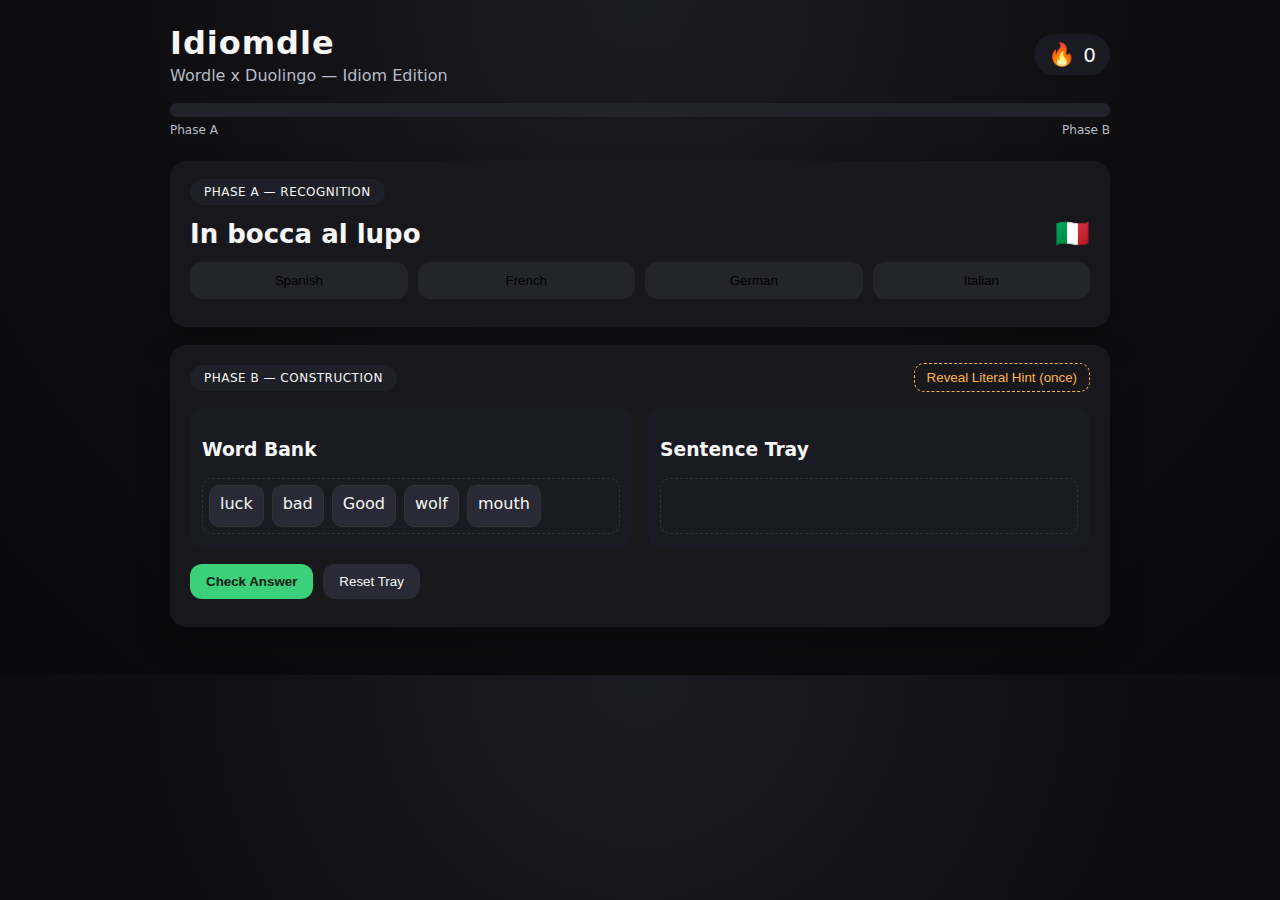
<file: idiomdle/index.html>
<!doctype html>
<html lang="en">
<head>
  <meta charset="utf-8" />
  <meta name="viewport" content="width=device-width, initial-scale=1" />
  <title>Idiomdle</title>
  <link rel="stylesheet" href="styles.css" />
</head>
<body>
  <div class="app">
    <header class="header">
      <div class="title">
        <h1>Idiomdle</h1>
        <p class="subtitle">Wordle x Duolingo — Idiom Edition</p>
      </div>
      <div class="streak">
        <span class="flame">🔥</span>
        <span id="streakValue">0</span>
      </div>
    </header>

    <section class="progress">
      <div class="progress-bar">
        <div id="progressFill" class="progress-fill"></div>
      </div>
      <div class="progress-labels">
        <span>Phase A</span>
        <span>Phase B</span>
      </div>
    </section>

    <section class="card">
      <div class="phase-header">
        <span class="phase-pill">Phase A — Recognition</span>
      </div>
      <div class="idiom">
        <div class="idiom-native" id="nativeIdiom">Loading…</div>
        <div class="idiom-country" id="countryFlag"></div>
      </div>
      <div class="choices" id="languageChoices"></div>
      <div id="phaseAFeedback" class="feedback"></div>
    </section>

    <section class="card">
      <div class="phase-header">
        <span class="phase-pill">Phase B — Construction</span>
        <button id="hintButton" class="hint-btn">Reveal Literal Hint (once)</button>
      </div>
      <div id="literalHint" class="literal-hint hidden"></div>

      <div class="board">
        <div class="bank" id="wordBank">
          <h3>Word Bank</h3>
          <div class="tile-area" id="bankTiles"></div>
        </div>
        <div class="tray" id="sentenceTray">
          <h3>Sentence Tray</h3>
          <div class="tile-area" id="trayTiles" data-dropzone="true"></div>
        </div>
      </div>

      <div class="actions">
        <button id="checkButton" class="primary">Check Answer</button>
        <button id="resetTray" class="secondary">Reset Tray</button>
      </div>

      <div id="phaseBFeedback" class="feedback"></div>
    </section>

    <section class="card result hidden" id="resultCard">
      <h3>Round Result</h3>
      <p id="resultText"></p>
      <p class="note" id="culturalNote"></p>
      <div class="result-actions">
        <button id="nextRound" class="primary">Next Idiom</button>
        <button id="shareButton" class="secondary">Share</button>
      </div>
      <pre id="shareOutput" class="share-output hidden"></pre>
    </section>
  </div>

  <script src="app.js"></script>
</body>
</html>
</file>
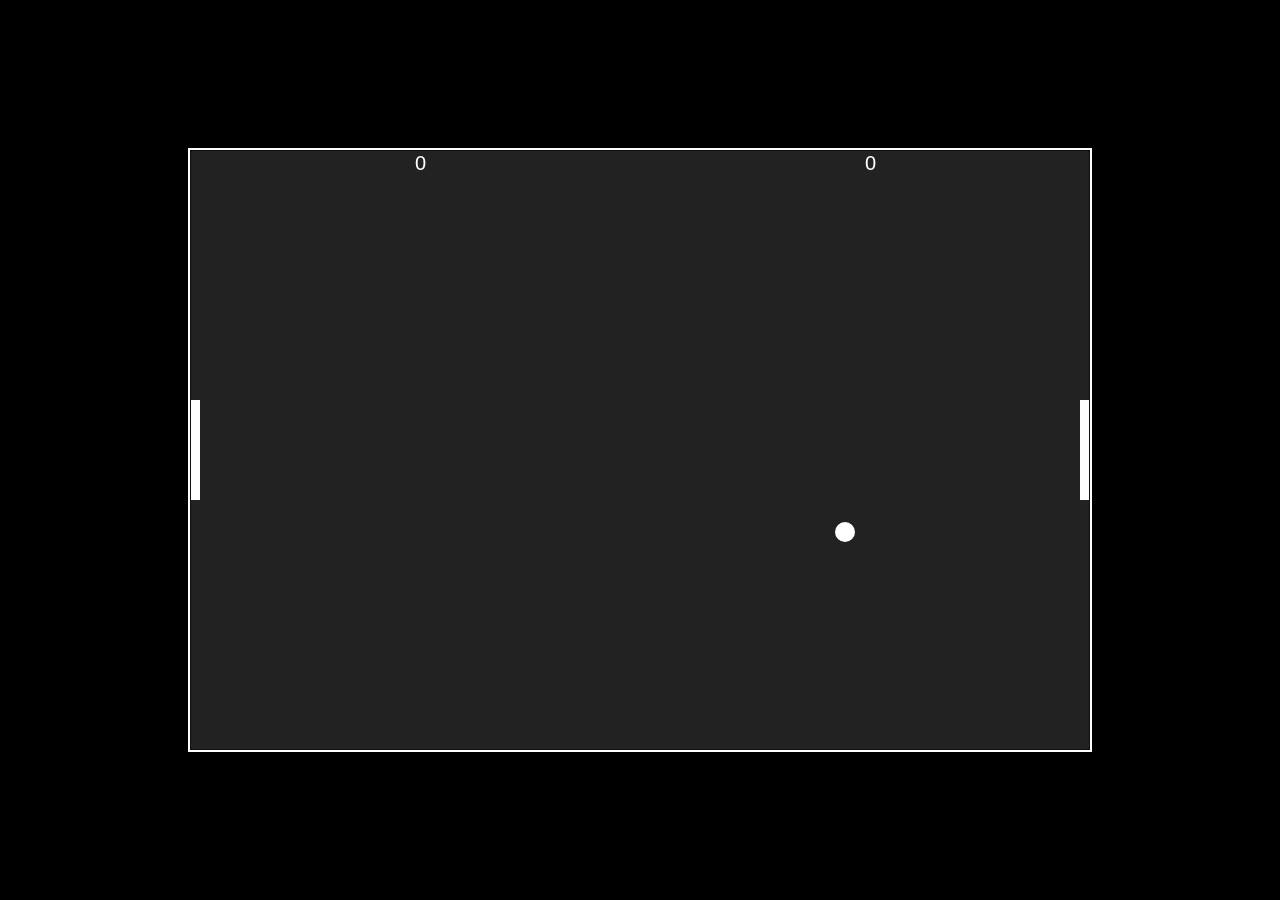
<file: pong-game/index.html>
<!DOCTYPE html>
<html lang="en">
<head>
    <meta charset="UTF-8">
    <meta name="viewport" content="width=device-width, initial-scale=1.0">
    <title>Pong Game</title>
    <link rel="stylesheet" href="style.css">
</head>
<body>
    <div id="game-container">
        <canvas id="gameCanvas" width="900" height="600"></canvas>
        <div id="scoreboard">
            <span id="leftScore">0</span> : <span id="rightScore">0</span>
        </div>
        <div id="controls">
            <p>Controls: W/S for left paddle, Up/Down for right paddle</p>
        </div>
    </div>
    <script src="script.js"></script>
</body>
</html>
</file>
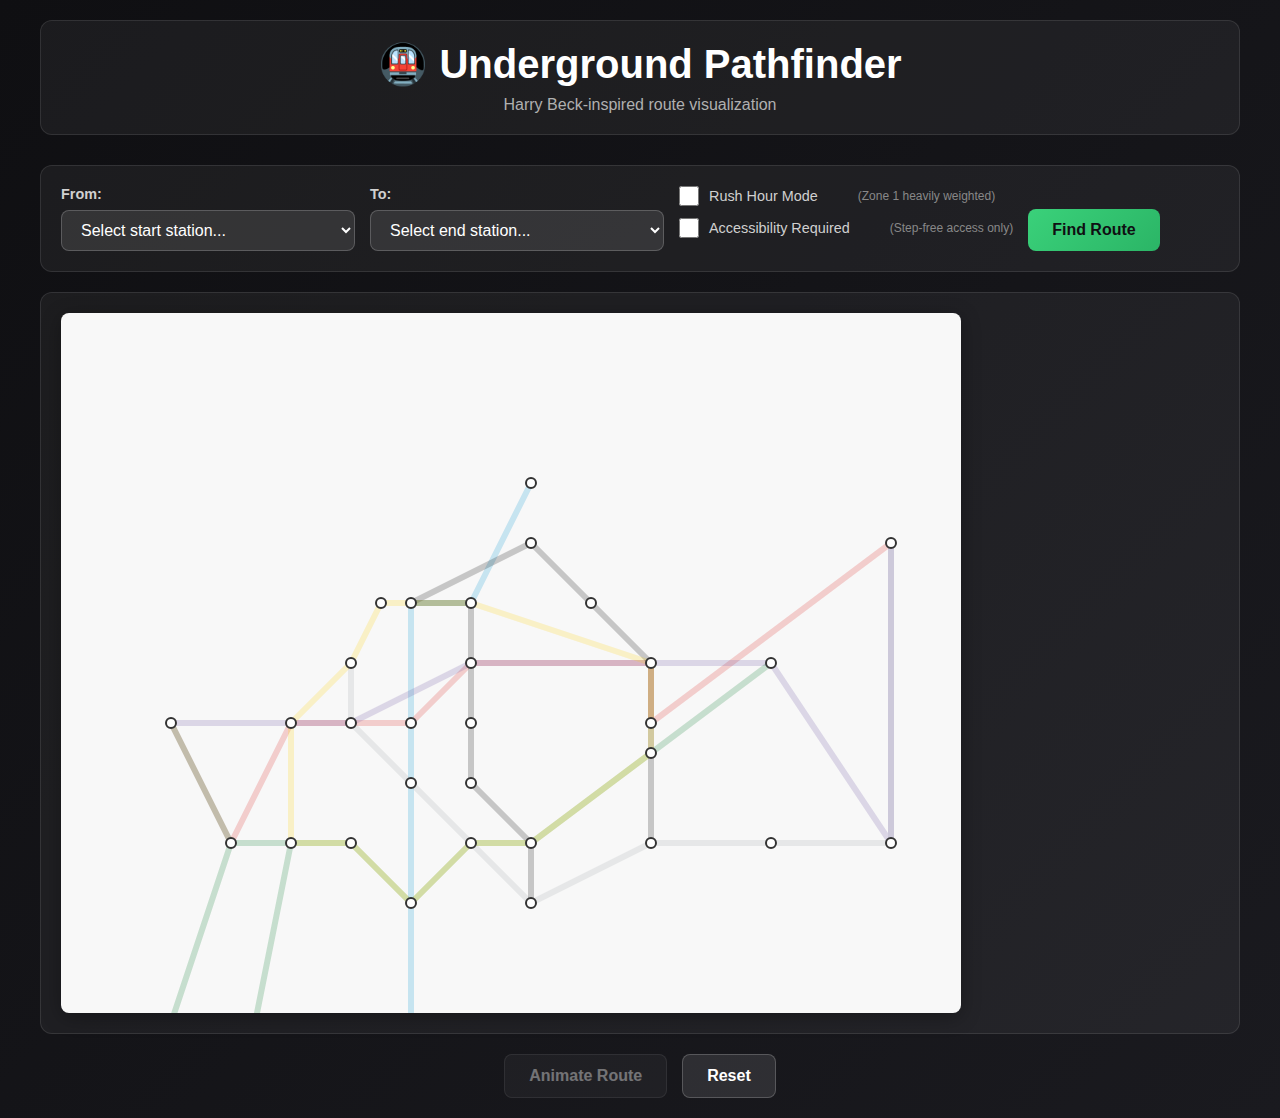
<file: tube-pathfinder/index.html>
<!DOCTYPE html>
<html lang="en">
<head>
    <meta charset="UTF-8">
    <meta name="viewport" content="width=device-width, initial-scale=1.0">
    <title>London Underground Pathfinder</title>
    <link rel="stylesheet" href="styles.css">
</head>
<body>
    <div class="container">
        <header>
            <h1>🚇 Underground Pathfinder</h1>
            <p class="subtitle">Harry Beck-inspired route visualization</p>
        </header>

        <div class="controls-panel">
            <div class="control-group">
                <label for="start-station">From:</label>
                <select id="start-station">
                    <option value="">Select start station...</option>
                </select>
            </div>

            <div class="control-group">
                <label for="end-station">To:</label>
                <select id="end-station">
                    <option value="">Select end station...</option>
                </select>
            </div>

            <div class="control-group conditions">
                <label>
                    <input type="checkbox" id="rush-hour" />
                    <span>Rush Hour Mode</span>
                    <small>(Zone 1 heavily weighted)</small>
                </label>
                <label>
                    <input type="checkbox" id="accessibility" />
                    <span>Accessibility Required</span>
                    <small>(Step-free access only)</small>
                </label>
            </div>

            <button id="find-route" class="btn-primary">Find Route</button>
        </div>

        <div class="canvas-container">
            <canvas id="map-canvas" width="900" height="700"></canvas>
            <div id="route-info" class="route-info hidden">
                <h3>Route Summary</h3>
                <p class="station-count"><span id="station-count">0</span> stations</p>
                <p class="line-changes"><span id="line-changes">0</span> line changes</p>
                <div id="route-steps" class="route-steps"></div>
            </div>
        </div>

        <div class="animation-controls">
            <button id="animate-btn" class="btn-secondary" disabled>Animate Route</button>
            <button id="reset-btn" class="btn-secondary">Reset</button>
        </div>
    </div>

    <script src="app.js"></script>
</body>
</html>
</file>
<file: idiomdle/styles.css>
:root {
  --bg: #0f0f12;
  --card: #17171c;
  --accent: #3ad17a;
  --accent-dark: #1b8f4c;
  --text: #f7f7f7;
  --muted: #b7bcc8;
  --danger: #ff5f57;
  --warning: #ffb347;
  --tile: #24242b;
  --tile-hover: #2d2d38;
}

* { box-sizing: border-box; }

body {
  margin: 0;
  font-family: "Segoe UI", system-ui, -apple-system, sans-serif;
  background: radial-gradient(circle at top, #1b1b22 0%, #0e0e10 55%, #09090b 100%);
  color: var(--text);
}

.app {
  max-width: 980px;
  margin: 24px auto 48px;
  padding: 0 20px;
}

.header {
  display: flex;
  align-items: center;
  justify-content: space-between;
  margin-bottom: 18px;
}

.title h1 {
  margin: 0;
  font-size: 32px;
  letter-spacing: 1px;
}

.subtitle {
  margin: 4px 0 0;
  color: var(--muted);
}

.streak {
  display: flex;
  align-items: center;
  gap: 8px;
  font-size: 20px;
  background: #1a1a22;
  padding: 8px 14px;
  border-radius: 999px;
}

.flame { font-size: 22px; }

.progress {
  margin: 12px 0 24px;
}

.progress-bar {
  background: #22222a;
  height: 14px;
  border-radius: 999px;
  overflow: hidden;
}

.progress-fill {
  background: linear-gradient(90deg, #2cd173, #5cff9d);
  width: 0%;
  height: 100%;
  transition: width 0.3s ease;
}

.progress-labels {
  display: flex;
  justify-content: space-between;
  font-size: 12px;
  color: var(--muted);
  margin-top: 6px;
}

.card {
  background: var(--card);
  padding: 18px 20px;
  border-radius: 16px;
  margin-bottom: 18px;
  box-shadow: 0 16px 32px rgba(0,0,0,0.25);
}

.phase-header {
  display: flex;
  align-items: center;
  justify-content: space-between;
  margin-bottom: 12px;
}

.phase-pill {
  background: #1f1f28;
  padding: 6px 14px;
  border-radius: 999px;
  font-size: 12px;
  letter-spacing: 0.5px;
  text-transform: uppercase;
}

.idiom {
  display: flex;
  align-items: center;
  justify-content: space-between;
  gap: 12px;
  margin-bottom: 12px;
}

.idiom-native {
  font-size: 26px;
  font-weight: 600;
}

.idiom-country {
  font-size: 28px;
}

.choices {
  display: grid;
  grid-template-columns: repeat(auto-fit, minmax(160px, 1fr));
  gap: 10px;
}

.choice {
  background: var(--tile);
  border: 1px solid transparent;
  padding: 10px 12px;
  border-radius: 12px;
  cursor: pointer;
  transition: all 0.2s ease;
}

.choice:hover { background: var(--tile-hover); }

.choice.correct { border-color: var(--accent); }

.choice.wrong { border-color: var(--danger); }

.feedback {
  margin-top: 10px;
  font-size: 14px;
  color: var(--muted);
}

.hint-btn {
  background: transparent;
  color: var(--warning);
  border: 1px dashed var(--warning);
  padding: 6px 12px;
  border-radius: 10px;
  cursor: pointer;
}

.literal-hint {
  margin: 10px 0 0;
  padding: 10px 12px;
  border-radius: 10px;
  background: #1c1c25;
  color: var(--warning);
}

.hidden { display: none; }

.board {
  display: grid;
  grid-template-columns: 1fr 1fr;
  gap: 16px;
  margin: 16px 0;
}

.bank, .tray {
  background: #1a1a22;
  padding: 12px;
  border-radius: 12px;
  min-height: 140px;
}

.tile-area {
  display: flex;
  flex-wrap: wrap;
  gap: 8px;
  margin-top: 10px;
  min-height: 56px;
  padding: 6px;
  border: 1px dashed #333;
  border-radius: 10px;
}

.tile {
  background: #2a2a36;
  padding: 8px 10px;
  border-radius: 10px;
  cursor: grab;
  user-select: none;
  border: 1px solid #333;
}

.tile.dragging {
  opacity: 0.5;
}

.actions {
  display: flex;
  gap: 10px;
}

.primary, .secondary {
  padding: 10px 16px;
  border-radius: 12px;
  border: none;
  cursor: pointer;
}

.primary {
  background: var(--accent);
  color: #0c1b12;
  font-weight: 600;
}

.secondary {
  background: #2a2a36;
  color: var(--text);
}

.result {
  border: 1px solid #2c2c38;
}

.note {
  color: var(--muted);
}

.share-output {
  background: #121218;
  padding: 10px;
  border-radius: 10px;
  margin-top: 12px;
  white-space: pre-wrap;
}

@media (max-width: 760px) {
  .board { grid-template-columns: 1fr; }
  .idiom { flex-direction: column; align-items: flex-start; }
}
</file>
<file: pong-game/style.css>
body {
    background-color: #000;
    color: #fff;
    font-family: 'Arial', sans-serif;
    display: flex;
    justify-content: center;
    align-items: center;
    height: 100vh;
    margin: 0;
}

#game-container {
    position: relative;
    width: 900px;
    height: 600px;
    border: 2px solid #fff;
    overflow: hidden;
    background-color: #222;
}

.paddle {
    position: absolute;
    width: 12px;
    height: 100px;
    background-color: #fff;
}

.left-paddle {
    left: 30px;
}

.right-paddle {
    right: 30px;
}

.ball {
    position: absolute;
    width: 20px;
    height: 20px;
    background-color: #f57c20;
    border-radius: 50%;
}

.score {
    position: absolute;
    top: 20px;
    font-size: 24px;
    color: #fff;
    text-align: center;
    width: 100%;
}

.instructions {
    position: absolute;
    bottom: 20px;
    font-size: 18px;
    color: #fff;
    text-align: center;
    width: 100%;
}
</file>
<file: tube-pathfinder/styles.css>
* {
    margin: 0;
    padding: 0;
    box-sizing: border-box;
}

body {
    font-family: 'Segoe UI', Tahoma, Geneva, Verdana, sans-serif;
    background: linear-gradient(135deg, #0f0f12 0%, #1a1a1f 100%);
    color: #e8e8e8;
    min-height: 100vh;
    padding: 20px;
}

.container {
    max-width: 1200px;
    margin: 0 auto;
}

header {
    text-align: center;
    margin-bottom: 30px;
    padding: 20px;
    background: rgba(255, 255, 255, 0.05);
    border-radius: 12px;
    border: 1px solid rgba(255, 255, 255, 0.1);
}

header h1 {
    font-size: 2.5rem;
    font-weight: 700;
    color: #ffffff;
    margin-bottom: 8px;
}

.subtitle {
    font-size: 1rem;
    color: #b0b0b0;
    font-weight: 300;
}

.controls-panel {
    display: flex;
    gap: 15px;
    flex-wrap: wrap;
    align-items: flex-start;
    margin-bottom: 20px;
    padding: 20px;
    background: rgba(255, 255, 255, 0.05);
    border-radius: 12px;
    border: 1px solid rgba(255, 255, 255, 0.1);
}

.control-group {
    display: flex;
    flex-direction: column;
    gap: 8px;
}

.control-group label {
    font-size: 0.9rem;
    font-weight: 600;
    color: #d0d0d0;
}

.control-group select {
    padding: 10px 15px;
    border-radius: 8px;
    border: 1px solid rgba(255, 255, 255, 0.2);
    background: rgba(255, 255, 255, 0.1);
    color: #ffffff;
    font-size: 1rem;
    min-width: 220px;
    cursor: pointer;
    transition: all 0.2s;
}

.control-group select:hover {
    background: rgba(255, 255, 255, 0.15);
    border-color: rgba(255, 255, 255, 0.3);
}

.control-group select:focus {
    outline: none;
    border-color: #3ad17a;
    box-shadow: 0 0 0 3px rgba(58, 209, 122, 0.2);
}

.control-group.conditions {
    flex-direction: column;
    gap: 12px;
}

.control-group.conditions label {
    display: flex;
    align-items: center;
    gap: 10px;
    cursor: pointer;
    font-weight: 400;
}

.control-group.conditions input[type="checkbox"] {
    width: 20px;
    height: 20px;
    cursor: pointer;
    accent-color: #3ad17a;
}

.control-group.conditions small {
    display: block;
    color: #888;
    font-size: 0.75rem;
    margin-left: 30px;
}

.btn-primary,
.btn-secondary {
    padding: 12px 24px;
    border: none;
    border-radius: 8px;
    font-size: 1rem;
    font-weight: 600;
    cursor: pointer;
    transition: all 0.2s;
}

.btn-primary {
    background: linear-gradient(135deg, #3ad17a 0%, #2bb566 100%);
    color: #0f0f12;
    align-self: flex-end;
}

.btn-primary:hover {
    transform: translateY(-2px);
    box-shadow: 0 8px 20px rgba(58, 209, 122, 0.3);
}

.btn-primary:active {
    transform: translateY(0);
}

.btn-secondary {
    background: rgba(255, 255, 255, 0.1);
    color: #ffffff;
    border: 1px solid rgba(255, 255, 255, 0.2);
}

.btn-secondary:hover:not(:disabled) {
    background: rgba(255, 255, 255, 0.15);
    border-color: rgba(255, 255, 255, 0.3);
}

.btn-secondary:disabled {
    opacity: 0.4;
    cursor: not-allowed;
}

.canvas-container {
    position: relative;
    margin-bottom: 20px;
    background: rgba(255, 255, 255, 0.05);
    border-radius: 12px;
    border: 1px solid rgba(255, 255, 255, 0.1);
    padding: 20px;
    display: flex;
    gap: 20px;
}

#map-canvas {
    background: #f8f8f8;
    border-radius: 8px;
    box-shadow: 0 4px 20px rgba(0, 0, 0, 0.3);
}

.route-info {
    flex: 0 0 250px;
    padding: 20px;
    background: rgba(255, 255, 255, 0.08);
    border-radius: 8px;
    border: 1px solid rgba(255, 255, 255, 0.15);
}

.route-info.hidden {
    display: none;
}

.route-info h3 {
    font-size: 1.2rem;
    margin-bottom: 15px;
    color: #3ad17a;
}

.route-info p {
    margin-bottom: 10px;
    font-size: 0.95rem;
}

.route-info p span {
    font-weight: 700;
    color: #3ad17a;
    font-size: 1.2rem;
}

.route-steps {
    margin-top: 20px;
    padding-top: 15px;
    border-top: 1px solid rgba(255, 255, 255, 0.15);
}

.route-step {
    margin-bottom: 10px;
    padding: 8px;
    background: rgba(255, 255, 255, 0.05);
    border-radius: 6px;
    font-size: 0.85rem;
    display: flex;
    align-items: center;
    gap: 10px;
}

.route-step .line-indicator {
    width: 12px;
    height: 12px;
    border-radius: 50%;
    flex-shrink: 0;
}

.animation-controls {
    display: flex;
    gap: 15px;
    justify-content: center;
}

@media (max-width: 768px) {
    .canvas-container {
        flex-direction: column;
    }
    
    .route-info {
        flex: 1 1 auto;
    }
    
    #map-canvas {
        width: 100%;
        height: auto;
    }
}
</file>
